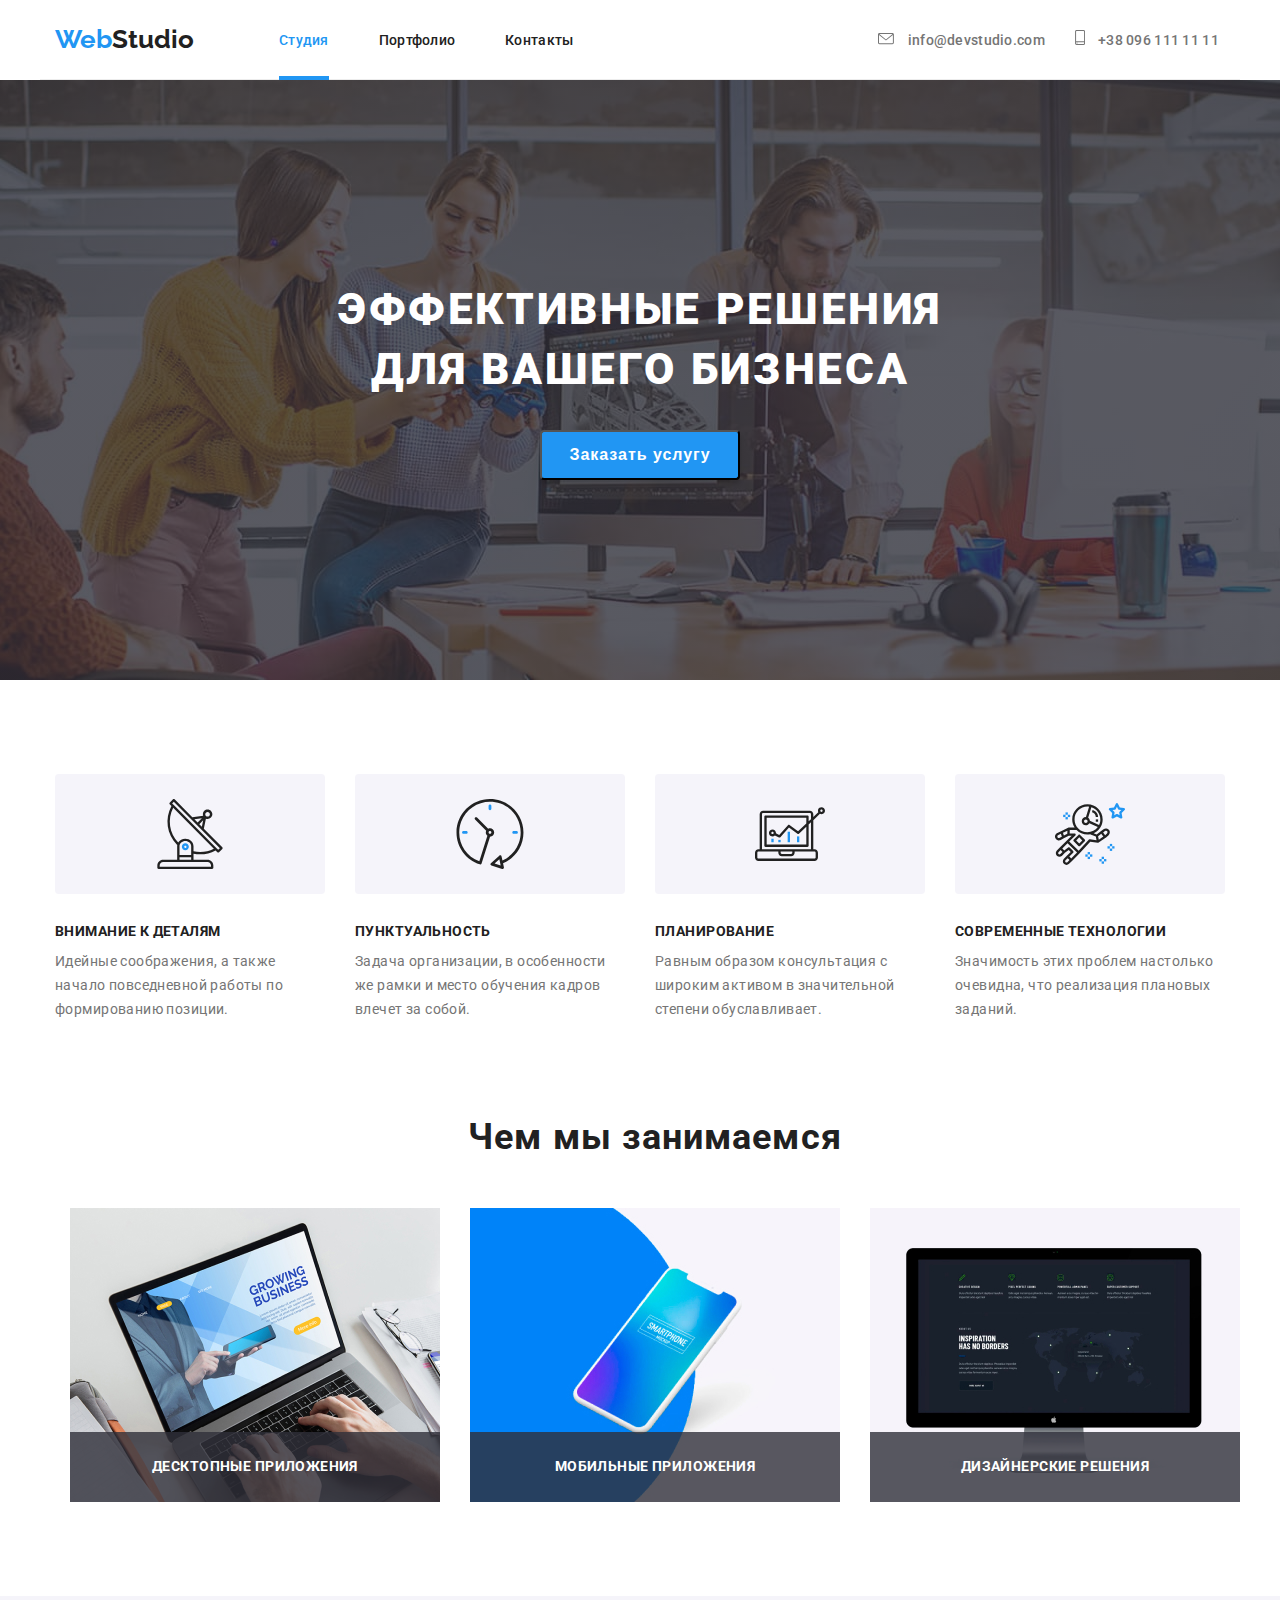
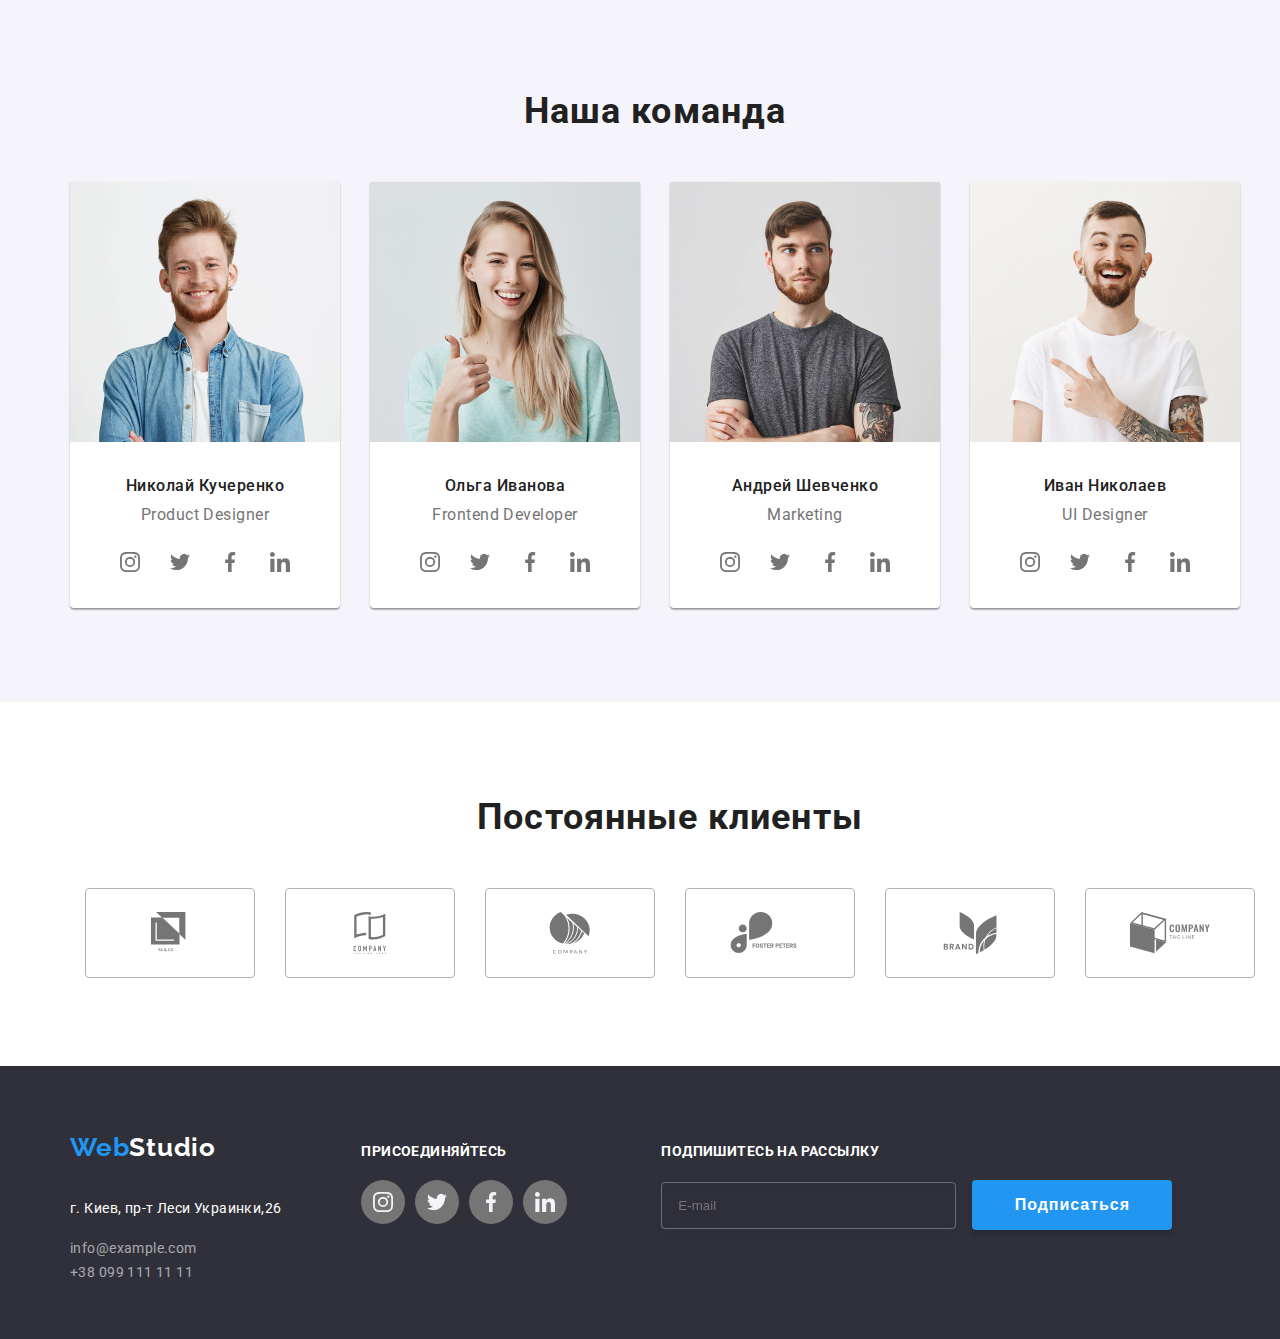
<file: index.html>
<!DOCTYPE html>
<html lang="ru">
  <head>
    <meta charset="UTF-8" />
    <link rel="stylesheet" href="css/normalise.css" />
    <link rel="stylesheet" href="./css/style.css" />
    <link
      href="https://fonts.googleapis.com/css2?family=Raleway:wght@700&family=Roboto:wght@400;500;700&display=swap"
      rel="stylesheet"
    />
    <meta name="viewport" content="width=device-width, initial-scale=1.0" />
    <title>WebStudio</title>
  </head>

  <body>
    <header class="header container">
      <a class="logo" href="/"> <span class="web">Web</span>Studio </a>
      <nav>
        <ul class="nav-list-items">
          <li class="nav-element-1">
            <a class="nav-list-1" href="./index.html">Студия</a>
          </li>
          <li class="nav-element-2">
            <a class="nav-list" href="./portfolio.html">Портфолио</a>
          </li>
          <li class="nav-element-3">
            <a class="nav-list" href="">Контакты</a>
          </li>
        </ul>
      </nav>
      <ul class="contacts">
        <li class="contacts-element-1">
          <a class="info" href="">
            <svg class="icon-mail" width="16" height="12">
              <use href="./images/sprite.svg#icon-mail"></use>
            </svg>
            info@devstudio.com</a
          >
        </li>
        <li class="contacts-element-2">
          <a class="info" href="">
            <svg class="icon-smartphone" width="10" height="15">
              <use href="./images/sprite.svg#icon-smartphone"></use>
            </svg>
            +38 096 111 11 11</a
          >
        </li>
      </ul>
    </header>
    <main>
      <!--Секция 1-->
      <section class="section-1">
        <div class="container-1">
          <h1 class="index-title">
            Эффективные решения <br />
            для вашего бизнеса
          </h1>          
          <button class="link-services" data-modal-open>Заказать услугу</button>
          <div class="backdrop is-hidden" data-modal>
            <div class="modal">
              <button data-modal-close class="bnt-close-modal"></button>
<form class="modal-form">
  <h2 class="modal-titel">Оставьте свои данные, мы вам перезвоним</h2>
  <div class="modal-form-data">
    <div class="form-field">
      <label for="name" class="modal-form-field">Имя</label>
    <input type="text" name="name" id="name" class="modal-form-input" placeholder=" ">
    <svg width="18" height="18" class="modal-form-svg-icon">
      <use href="./images/sprite.svg#icon-person-black-18dp-1"></use></svg>
  </div>
    <div class="form-field">
      <label for="tel" class="modal-form-field">Телефон </label>
<input type="tel" name="tel" id="tel" class="modal-form-input" placeholder=" ">
    <svg width="18" height="18" class="modal-form-svg-icon">
      <use href="./images/sprite.svg#icon-phone-black-18dp-1"></use> </svg>
</div>
<div class="form-field">
    <label for="email" class="modal-form-field">Почта</label>
    <input type="email" name="email" id="email" class="modal-form-input" placeholder=" " >
  <svg width="18" height="18" class="modal-form-svg-icon">
    <use href="./images/sprite.svg#icon-email-black-18dp-1"> </svg>
    </div>
  <div class="form-field">
    <label for="comment" class="modal-form-field">Комментарий</label>
    <textarea name="comment" rows=8 id="comment" class="modal-form-input comment-input" placeholder="Введите текст"></textarea>
</div>
  <input type="checkbox" name="policy" id="policy" value="accept-policy" class="modal-form-policy">
  <label for="policy" class="modal-label">Соглашаюсь с рассылкой и принимаю 
    <a href="" class="link-modal-policy">Условия договора</a></label>
  <button type="submit" class="modal-form-btn-submit">Отправить</button>
</form>
            </div>
          </div>
        </div>
      </section>
      <!--Преимущества-->
      <section class="section-2">
        <h2 hidden>Наши преимущества</h2>
        <ul class="advantages-style">
          <li class="advantages-card">
            <!--<div class="advantages">
              <img
                class="img-advantages"
                src="./images/advantages-1.jpg"
                alt="Антена"/>
            </div>
            -->
            <div class="advantages">
              <h3 class="h3-advantages icon-antena">Внимание к деталям</h3>
              <p class="about-advantages">
                Идейные соображения, а также начало повседневной работы по
                формированию позиции.
              </p>
            </div>
          </li>
          <li class="advantages-card">
            <!--<div class="advantages">
                          <img
                            class="img-advantages"
                            src="./images/advantages-2.jpg"
                            alt="Часы"
                          />
                        </div>-->
            <div class="advantages">
              <h3 class="h3-advantages icon-clock">Пунктуальность</h3>
              <p class="about-advantages">
                Задача организации, в особенности же рамки и место обучения
                кадров влечет за собой.
              </p>
            </div>
          </li>
          <li class="advantages-card">
            <!--<div class="advantages">
              <img
                class="img-advantages"
                src="./images/advantages-3.jpg"
                alt="Диаграма"
              />
            </div>-->
            <div class="advantages">
              <h3 class="h3-advantages icon-diagrama">Планирование</h3>
              <p class="about-advantages">
                Равным образом консультация с широким активом в значительной
                степени обуславливает.
              </p>
            </div>
          </li>
          <li class="advantages-card">
            <!--<div class="advantages">
              <img
                class="img-advantages"
                src="./images/advantages-4.jpg"
                alt="Космонавт"
              />
            </div>-->
            <div class="advantages">
              <h3 class="h3-advantages icon-astronaut">
                Современные технологии
              </h3>
              <p class="about-advantages">
                Значимость этих проблем настолько очевидна, что реализация
                плановых заданий.
              </p>
            </div>
          </li>
        </ul>
      </section>
      <!--Чем мы занимаемся-->
      <section class="section-3">
        <div class="container-3">
          <h2 class="main-info">Чем мы занимаемся</h2>
          <ul class="main-style">
            <li class="main-services-list">
              <div class="img-services">
                <img
                  class="img-work-element"
                  src="./images/designer.jpg"
                  alt=""
                  width="370"
                  height="294"
                />
                <h3 class="main-services">
                  Десктопные приложения
                </h3>
              </div>
            </li>
            <li class="main-services-list">
              <img
                class="img-work-element"
                src="./images/mobile_app.jpg"
                alt=""
                width="370"
                height="294"
              />

              <h3 class="main-services">Мобильные приложения</h3>
            </li>
            <li class="main-services-list">
              <img
                class="img-work-element"
                src="./images/desktop_app.jpg"
                alt=""
                width="370"
                height="294"
              />
              <h3 class="main-services">
                Дизайнерские решения
              </h3>
            </li>
          </ul>
        </div>
      </section>
      <!--Наша команда-->
      <section class="section-4">
        <div class="container-4">
          <h2 class="main-info">Наша команда</h2>
          <ul class="main-style">
            <li class="team-item-container">
              <img
                class="team-item-container-images"
                src="./images/product_designer.jpg"
                alt="Фото Николая Кучеренко"
                width="270"
                height="260"
              />
              <h3 class="team">Николай Кучеренко</h3>
              <p class="position-team" lang="en">Product Designer</p>
              <ul class="list-social-network">
                <li class="social-network-element">
                  <a
                    class="active-social-link"
                    href=""
                    aria-label="Ссылка на Instagram"
                  >
                    <svg class="icon-team">
                      <use href="./images/sprite.svg#icon-instagram"></use>
                    </svg>
                  </a>
                </li>
                <li class="social-network-element">
                  <a
                    class="active-social-link"
                    href=""
                    aria-label="Ссылка на Twitter"
                  >
                    <svg class="icon-team">
                      <use href="./images/sprite.svg#icon-twitter"></use>
                    </svg>
                  </a>
                </li>
                <li class="social-network-element">
                  <a
                    class="active-social-link"
                    href=""
                    aria-label="Ссылка на Facebook"
                  >
                    <svg class="icon-team">
                      <use href="./images/sprite.svg#icon-facebook"></use>
                    </svg>
                  </a>
                </li>
                <li class="social-network-element">
                  <a
                    class="active-social-link"
                    href=""
                    aria-label="Ссылка на LinkedIn"
                  >
                    <svg class="icon-team">
                      <use href="./images/sprite.svg#icon-linkedin"></use>
                    </svg>
                  </a>
                </li>
              </ul>
            </li>
            <li class="team-item-container">
              <img
                class="team-item-container-images"
                src="./images/Frontend_developer.jpg"
                alt="Фото Ольги Иванововой"
                width="270"
                height="260"
              />
              <h3 class="team">Ольга Иванова</h3>
              <p class="position-team" lang="en">Frontend Developer</p>
              <ul class="list-social-network">
                <li class="social-network-element">
                  <a
                    class="active-social-link"
                    href=""
                    aria-label="Ссылка на Instagram"
                  >
                    <svg class="icon-team">
                      <use href="./images/sprite.svg#icon-instagram"></use>
                    </svg>
                  </a>
                </li>
                <li class="social-network-element">
                  <a
                    class="active-social-link"
                    href=""
                    aria-label="Ссылка на Twitter"
                  >
                    <svg class="icon-team">
                      <use href="./images/sprite.svg#icon-twitter"></use>
                    </svg>
                  </a>
                </li>
                <li class="social-network-element">
                  <a
                    class="active-social-link"
                    href=""
                    aria-label="Ссылка на Facebook"
                  >
                    <svg class="icon-team">
                      <use href="./images/sprite.svg#icon-facebook"></use>
                    </svg>
                  </a>
                </li>
                <li class="social-network-element">
                  <a
                    class="active-social-link"
                    href=""
                    aria-label="Ссылка на LinkedIn"
                  >
                    <svg class="icon-team">
                      <use href="./images/sprite.svg#icon-linkedin"></use>
                    </svg>
                  </a>
                </li>
              </ul>
            </li>
            <li class="team-item-container">
              <img
                class="team-item-container-images"
                src="./images/Merketing.jpg"
                alt="Фото Андрея Шевченко"
                width="270"
                height="260"
              />
              <h3 class="team">Андрей Шевченко</h3>
              <p class="position-team" lang="en">Marketing</p>
              <ul class="list-social-network">
                <li class="social-network-element">
                  <a
                    class="active-social-link"
                    href=""
                    aria-label="Ссылка на Instagram"
                  >
                    <svg class="icon-team">
                      <use href="./images/sprite.svg#icon-instagram"></use>
                    </svg>
                  </a>
                </li>
                <li class="social-network-element">
                  <a
                    class="active-social-link"
                    href=""
                    aria-label="Ссылка на Twitter"
                  >
                    <svg class="icon-team">
                      <use href="./images/sprite.svg#icon-twitter"></use>
                    </svg>
                  </a>
                </li>
                <li class="social-network-element">
                  <a
                    class="active-social-link"
                    href=""
                    aria-label="Ссылка на Facebook"
                  >
                    <svg class="icon-team">
                      <use href="./images/sprite.svg#icon-facebook"></use>
                    </svg>
                  </a>
                </li>
                <li class="social-network-element">
                  <a
                    class="active-social-link"
                    href=""
                    aria-label="Ссылка на LinkedIn"
                  >
                    <svg class="icon-team">
                      <use href="./images/sprite.svg#icon-linkedin"></use>
                    </svg>
                  </a>
                </li>
              </ul>
            </li>
            <li class="team-item-container">
              <img
                class="team-item-container-images"
                src="./images/ul_designer.jpg"
                alt="Фото Ивана Николаева"
                width="270"
                height="260"
              />
              <h3 class="team">Иван Николаев</h3>
              <p class="position-team" lang="en">UI Designer</p>
              <ul class="list-social-network">
                <li class="social-network-element">
                  <a
                    class="active-social-link"
                    href=""
                    aria-label="Ссылка на Instagram"
                  >
                    <svg class="icon-team">
                      <use href="./images/sprite.svg#icon-instagram"></use>
                    </svg>
                  </a>
                </li>
                <li class="social-network-element">
                  <a
                    class="active-social-link"
                    href=""
                    aria-label="Ссылка на Twitter"
                  >
                    <svg class="icon-team">
                      <use href="./images/sprite.svg#icon-twitter"></use>
                    </svg>
                  </a>
                </li>
                <li class="social-network-element">
                  <a
                    class="active-social-link"
                    href=""
                    aria-label="Ссылка на Facebook"
                  >
                    <svg class="icon-team">
                      <use href="./images/sprite.svg#icon-facebook"></use>
                    </svg>
                  </a>
                </li>
                <li class="social-network-element">
                  <a
                    class="active-social-link"
                    href=""
                    aria-label="Ссылка на LinkedIn"
                  >
                    <svg class="icon-team">
                      <use href="./images/sprite.svg#icon-linkedin"></use>
                    </svg>
                  </a>
                </li>
              </ul>
            </li>
          </ul>
        </div>
      </section>
      <!--Постоянные клиенты-->
      <section class="section-5">
        <div class="clients-container">
          <h2 class="main-info">Постоянные клиенты</h2>
          <ul class="list-clients">
            <li class="client-item">
              <a class="logo-client" href="">
                <svg class="icon" width="80" height="42">
                  <use href="./images/sprite.svg#icon-logo_1"></use>
                </svg>
              </a>
            </li>
            <li class="client-item">
              <a class="logo-client" href=""
                ><svg class="icon" width="80" height="42">
                  <use href="./images/sprite.svg#icon-logo_2"></use>
                </svg>
              </a>
            </li>
            <li class="client-item">
              <a class="logo-client" href=""
                ><svg class="icon" width="80" height="42">
                  <use href="./images/sprite.svg#icon-logo_3"></use></svg
              ></a>
            </li>
            <li class="client-item">
              <a class="logo-client" href=""
                ><svg class="icon" width="80" height="42">
                  <use href="./images/sprite.svg#icon-logo_4"></use></svg
              ></a>
            </li>
            <li class="client-item">
              <a class="logo-client" href=""
                ><svg class="icon" width="80" height="42">
                  <use href="./images/sprite.svg#icon-logo_5"></use></svg
              ></a>
            </li>
            <li class="client-item">
              <a class="logo-client" href=""
                ><svg class="icon" width="80" height="42">
                  <use href="./images/sprite.svg#icon-logo_6"></use></svg
              ></a>
            </li>
          </ul>
        </div>
      </section>
    </main>
    <footer class="background-footer">
      <div class="container-footer">
        <div class="address-item">
          <a class="logo-2" href="./index.html">
            <span class="web">Web</span>Studio
          </a>
          <address class="address-block">
            <p class="address">г. Киев, пр-т Леси Украинки,26</p>
            <ul class="contacts-footer-conteiner">
              <li><a class="contacts-footer" href=""> info@example.com</a></li>
              <li><a class="contacts-footer" href=""> +38 099 111 11 11</a></li>
            </ul>
          </address>
        </div>
        <div class="social-link-container">
          <b class="join-in">Присоединяйтесь</b>
          <!--Hero секция-->
          <ul class="social-link-list">
            <li class="active-social-link-footer">
              <a
                class="footer-social-link"
                href=""
                aria-label="Ссылка на Instagram"
              >
                <svg class="icon-footer">
                  <use href="./images/sprite.svg#icon-instagram"></use>
                </svg>
              </a>
            </li>
            <li class="active-social-link-footer">
              <a
                class="footer-social-link"
                href=""
                aria-label="Ссылка на Twitter"
              >
                <svg class="icon-footer">
                  <use href="./images/sprite.svg#icon-twitter"></use>
                </svg>
              </a>
            </li>
            <li class="active-social-link-footer">
              <a
                class="footer-social-link"
                href=""
                aria-label="Ссылка на Facebook"
              >
                <svg class="icon-footer">
                  <use href="./images/sprite.svg#icon-facebook"></use>
                </svg>
              </a>
            </li>
            <li class="active-social-link-footer">
              <a
                class="footer-social-link"
                href=""
                aria-label="Ссылка на LinkedIn"
                ><svg class="icon-footer">
                  <use href="./images/sprite.svg#icon-linkedin"></use>
                </svg>
              </a>
            </li>
          </ul>
        </div>
        <div class="subscribe-modal-form"> 
<h2 class="join-in">Подпишитесь на рассылку</h2>
<form class="contact-form-subscribe">
<input type="email" name="user-email" placeholder="E-mail" class="email-subscribe">
<button type="submit" class="contact-form-button">Подписаться</button>
</form>
        </div>
      </div>
    </footer>
    <script src="./js/modal.js"></script>
  </body>
</html>
</file>
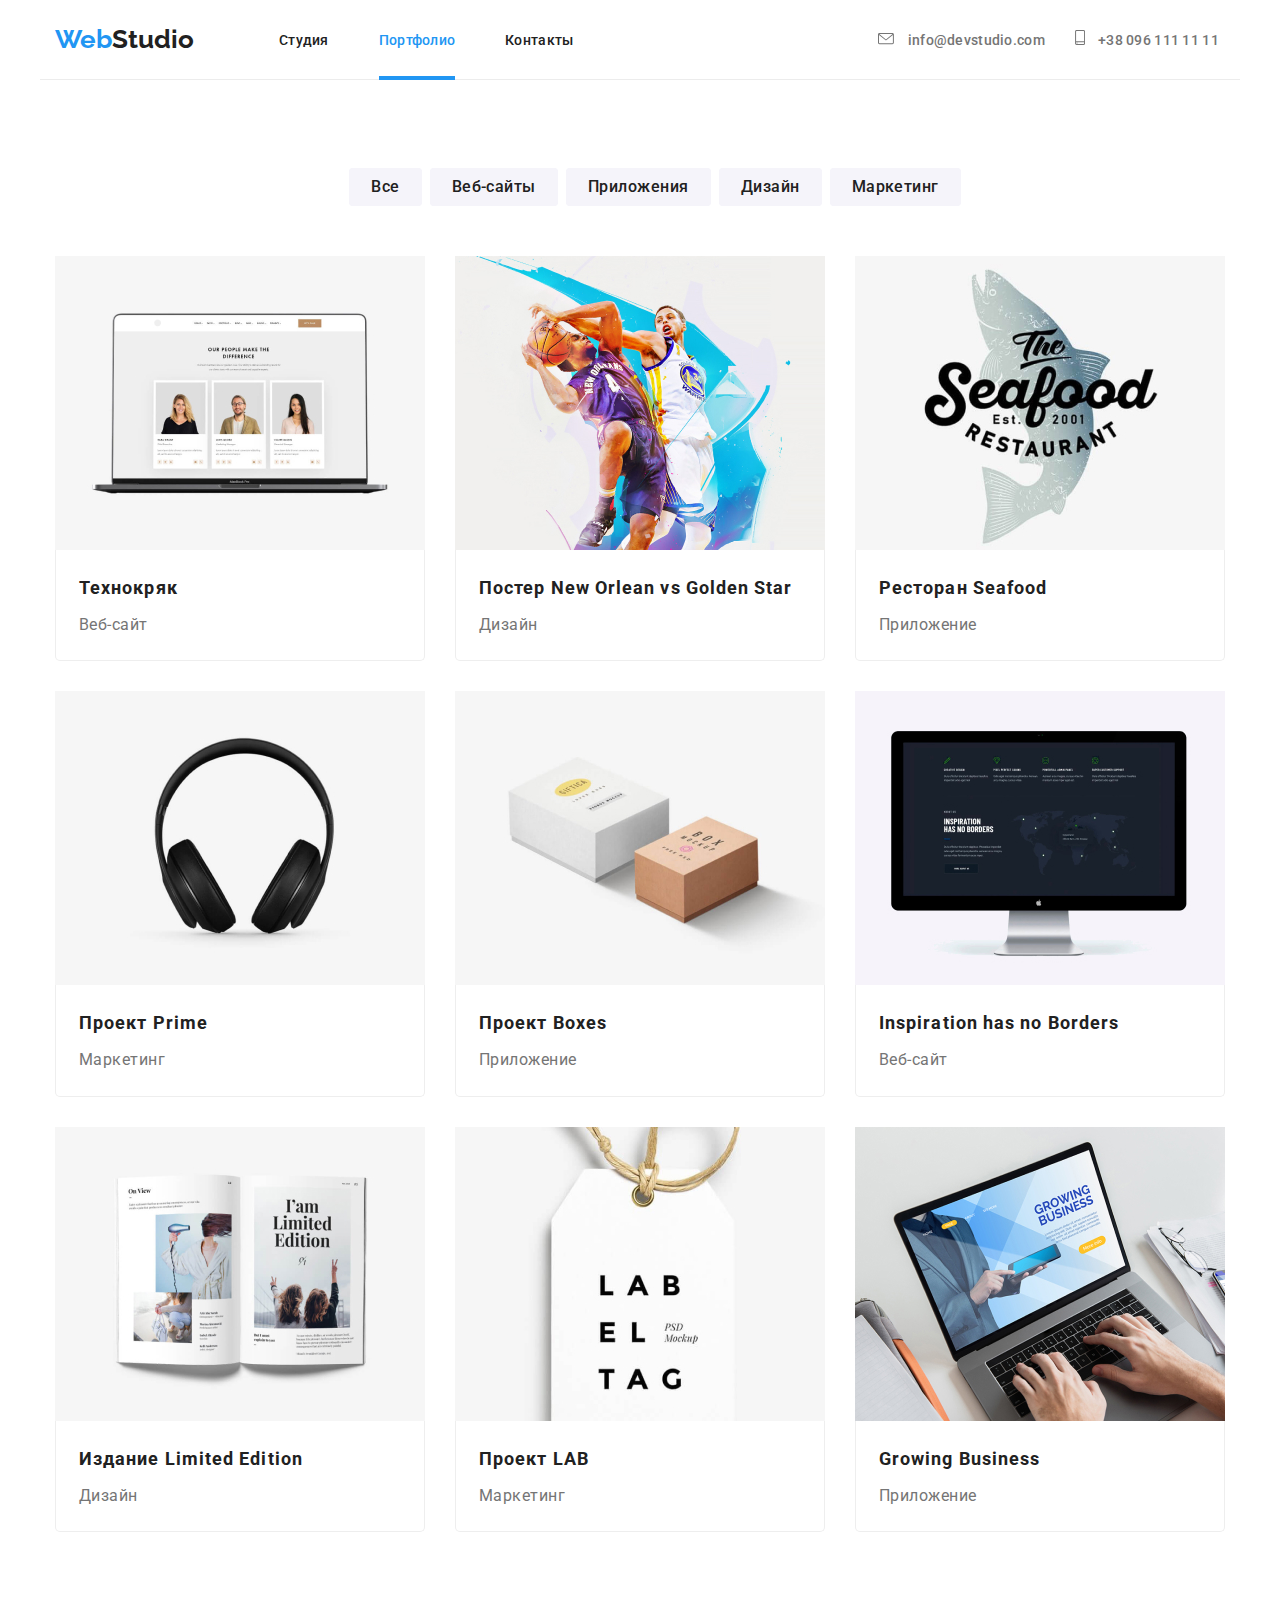
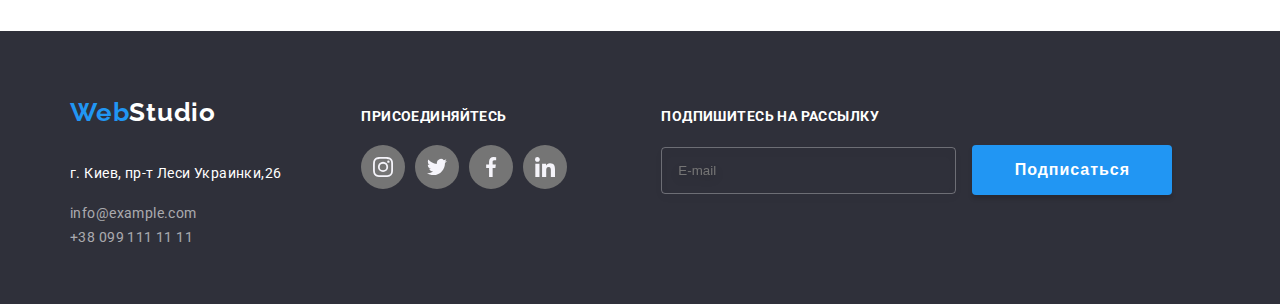
<file: portfolio.html>
<!DOCTYPE html>
<html lang="ru">
  <head>
    <meta charset="UTF-8" />
    <link rel="stylesheet" href="css/normalise.css" />
    <link rel="stylesheet" href="./css/style.css" />
    <meta name="viewport" content="width=device-width, initial-scale=1.0" />
    <title>WebStudio</title>
    <link
      href="https://fonts.googleapis.com/css2?family=Raleway:wght@700&family=Roboto:wght@500;700;900&display=swap"
      rel="stylesheet"
    />
  </head>

  <body>
    <header class="header container">
      <a class="logo" href="/"> <span class="web">Web</span>Studio </a>
      <nav>
        <ul class="nav-list-items">
          <li class="nav-element-1">
            <a class="nav-list" href="./index.html">Студия</a>
          </li>
          <li class="nav-element-2">
            <a class="nav-list-1" href="./portfolio.html">Портфолио</a>
          </li>
          <li class="nav-element-3">
            <a class="nav-list" href="">Контакты</a>
          </li>
        </ul>
      </nav>
      <ul class="contacts">
        <li class="contacts-element-1">
          <a class="info" href="">
            <svg class="icon-mail" width="16" height="12">
              <use href="./images/sprite.svg#icon-mail"></use>
            </svg>
            info@devstudio.com</a>
        </li>
        <li class="contacts-element-2">
          <a class="info" href="">
            <svg class="icon-smartphone" width="10" height="15">
              <use href="./images/sprite.svg#icon-smartphone"></use>
            </svg>
            +38 096 111 11 11</a>
        </li>
      </ul>
    </header>
    <main>
      <section class="section-portfolio">
        <div class="container-gallery">
          <h1 hidden>Галерея работ</h1>
          <ul class="filter-button-container">
            <li class="filter-button-item">
              <button class="filter-button" type="button">Все</button>
            </li>
            <li class="filter-button-item">
              <button class="filter-button" type="button">Веб-сайты</button>
            </li>
            <li class="filter-button-item">
              <button class="filter-button" type="button">Приложения</button>
            </li>
            <li class="filter-button-item">
              <button class="filter-button" type="button">Дизайн</button>
            </li>
            <li class="filter-button-item">
              <button class="filter-button" type="button">Маркетинг</button>
            </li>
          </ul>
          <ul class="gallery-list">
            <li class="list-work-item">
              <div class="img-gallery">
                <a class="link-work-element" href="">
                  <div class="img-gallery-element-before">
                    <img
                      class="img-work-element"
                      src="./images-2/port-0.jpg"
                      alt="Технокряк"
                      width="370"
                      height="294"
                    />
                    <div class="overlay-element">
                      <p class="list-work-text">
                        Технокряк это современная площадка распространения
                        коронавируса. Компании используют эту платформу для
                        цифрового шпионажа и атак на защищённые сервера
                        конкурентов.
                      </p>
                    </div>
                  </div>

                  <div class="gallery-element">
                    <h2 class="list-work-name">Технокряк</h2>
                    <p class="list-work-type">Веб-сайт</p>
                  </div>
                </a>
              </div>
            </li>
            <li class="list-work-item">
              <div class="img-gallery">
                <a class="link-work-element" href="">
                  <div class="img-gallery-element-before">
                    <img
                      class="img-work-element"
                      src="./images-2/port-1.jpg"
                      alt="Постер New Orlean vs Golden Star"
                      width="370"
                      height="294"
                    />
                    <div class="overlay-element">
                      <p class="list-work-text">
                        Технокряк это современная площадка распространения
                        коронавируса. Компании используют эту платформу для
                        цифрового шпионажа и атак на защищённые сервера
                        конкурентов.
                      </p>
                    </div>
                  </div>
                  <div class="gallery-element">
                    <h2 class="list-work-name">
                      Постер New Orlean vs Golden Star
                    </h2>
                    <p class="list-work-type">Дизайн</p>
                  </div>
                </a>
              </div>
            </li>
            <li class="list-work-item">
              <div class="img-gallery">
                <a class="link-work-element" href="">
                  <div class="img-gallery-element-before">
                    <img
                      class="img-work-element"
                      src="./images-2/port-2.jpg"
                      alt="Ресторан Seafood"
                      width="370"
                    />
                    <div class="overlay-element">
                      <p class="list-work-text">
                        Технокряк это современная площадка распространения
                        коронавируса. Компании используют эту платформу для
                        цифрового шпионажа и атак на защищённые сервера
                        конкурентов.
                      </p>
                    </div>
                  </div>
                  <div class="gallery-element">
                    <h2 class="list-work-name">Ресторан Seafood</h2>
                    <p class="list-work-type">Приложение</p>
                  </div>
                </a>
              </div>
            </li>
            <li class="list-work-item">
              <div class="img-gallery">
                <a class="link-work-element" href="">
                  <div class="img-gallery-element-before">
                    <img
                      class="img-work-element"
                      src="./images-2/port-3.jpg"
                      alt="Проект Prime"
                      width="370"
                    />
                    <div class="overlay-element">
                      <p class="list-work-text">
                        Технокряк это современная площадка распространения
                        коронавируса. Компании используют эту платформу для
                        цифрового шпионажа и атак на защищённые сервера
                        конкурентов.
                      </p>
                    </div>
                  </div>
                  <div class="gallery-element">
                    <h2 class="list-work-name">Проект Prime</h2>
                    <p class="list-work-type">Маркетинг</p>
                  </div>
                </a>
              </div>
            </li>
            <li class="list-work-item">
              <div class="img-gallery">
                <a class="link-work-element" href="">
                  <div class="img-gallery-element-before">
                    <img
                      class="img-work-element"
                      src="./images-2/port-4.jpg"
                      alt="Проект Boxes"
                      width="370"
                    />
                    <div class="overlay-element">
                      <p class="list-work-text">
                        Технокряк это современная площадка распространения
                        коронавируса. Компании используют эту платформу для
                        цифрового шпионажа и атак на защищённые сервера
                        конкурентов.
                      </p>
                    </div>
                  </div>
                  <div class="gallery-element">
                    <h2 class="list-work-name">Проект Boxes</h2>
                    <p class="list-work-type">Приложение</p>
                  </div>
                </a>
              </div>
            </li>
            <li class="list-work-item">
              <div class="img-gallery">
                <a class="link-work-element" href="">
                  <div class="img-gallery-element-before">
                    <img
                      class="img-work-element"
                      src="./images-2/port-5.jpg"
                      alt="Inspiration has no Borders"
                      width="370"
                    />
                    <div class="overlay-element">
                      <p class="list-work-text">
                        Технокряк это современная площадка распространения
                        коронавируса. Компании используют эту платформу для
                        цифрового шпионажа и атак на защищённые сервера
                        конкурентов.
                      </p>
                    </div>
                  </div>
                  <div class="gallery-element">
                    <h2 class="list-work-name" lang="en">
                      Inspiration has no Borders
                    </h2>
                    <p class="list-work-type">Веб-сайт</p>
                  </div>
                </a>
              </div>
            </li>
            <li class="list-work-item">
              <div class="img-gallery">
                <a class="link-work-element" href="">
                  <div class="img-gallery-element-before">
                    <img
                      class="img-work-element"
                      src="./images-2/port-6.jpg"
                      alt="Издание Limited Edition"
                      width="370"
                    />
                    <div class="overlay-element">
                      <p class="list-work-text">
                        Технокряк это современная площадка распространения
                        коронавируса. Компании используют эту платформу для
                        цифрового шпионажа и атак на защищённые сервера
                        конкурентов.
                      </p>
                    </div>
                  </div>
                  <div class="gallery-element">
                    <h2 class="list-work-name">Издание Limited Edition</h2>
                    <p class="list-work-type">Дизайн</p>
                  </div>
                </a>
              </div>
            </li>
            <li class="list-work-item">
              <div class="img-gallery">
                <a class="link-work-element" href="">
                  <div class="img-gallery-element-before">
                    <img
                      class="img-work-element"
                      src="./images-2/port-7.jpg"
                      alt="Проект LAB"
                      width="370"
                    />
                    <div class="overlay-element">
                      <p class="list-work-text">
                        Технокряк это современная площадка распространения
                        коронавируса. Компании используют эту платформу для
                        цифрового шпионажа и атак на защищённые сервера
                        конкурентов.
                      </p>
                    </div>
                  </div>
                  <div class="gallery-element">
                    <h2 class="list-work-name">Проект LAB</h2>
                    <p class="list-work-type">Маркетинг</p>
                  </div>
                </a>
              </div>
            </li>
            <li class="list-work-item">
              <div class="img-gallery">
                <a class="link-work-element" href="">
                  <div class="img-gallery-element-before">
                    <img
                      class="img-work-element"
                      src="./images-2/port-8.jpg"
                      alt="Growing Business"
                      width="370"
                    />
                    <div class="overlay-element">
                      <p class="list-work-text">
                        Технокряк это современная площадка распространения
                        коронавируса. Компании используют эту платформу для
                        цифрового шпионажа и атак на защищённые сервера
                        конкурентов.
                      </p>
                    </div>
                  </div>
                  <div class="gallery-element">
                    <h2 class="list-work-name" lang="en">Growing Business</h2>
                    <p class="list-work-type">Приложение</p>
                  </div>
                </a>
              </div>
            </li>
          </ul>
        </div>
      </section>
    </main>
    <footer class="background-footer">
      <div class="container-footer">
        <div class="address-item">
          <a class="logo-2" href="./index.html">
            <span class="web">Web</span>Studio
          </a>
          <address class="address-block">
            <p class="address">г. Киев, пр-т Леси Украинки,26</p>
            <ul class="contacts-footer-conteiner">
              <li><a class="contacts-footer" href=""> info@example.com</a></li>
              <li><a class="contacts-footer" href=""> +38 099 111 11 11</a></li>
            </ul>
          </address>
        </div>
        <div class="social-link-container">
          <b class="join-in">Присоединяйтесь</b>
          <!--Hero секция-->
          <ul class="social-link-list">
            <li class="active-social-link-footer">
              <a
                class="footer-social-link"
                href=""
                aria-label="Ссылка на Instagram"
              >
                <svg class="icon-footer">
                  <use href="./images/sprite.svg#icon-instagram"></use>
                </svg>
              </a>
            </li>
            <li class="active-social-link-footer">
              <a
                class="footer-social-link"
                href=""
                aria-label="Ссылка на Twitter"
              >
                <svg class="icon-footer">
                  <use href="./images/sprite.svg#icon-twitter"></use>
                </svg>
              </a>
            </li>
            <li class="active-social-link-footer">
              <a
                class="footer-social-link"
                href=""
                aria-label="Ссылка на Facebook"
              >
                <svg class="icon-footer">
                  <use href="./images/sprite.svg#icon-facebook"></use>
                </svg>
              </a>
            </li>
            <li class="active-social-link-footer">
              <a
                class="footer-social-link"
                href=""
                aria-label="Ссылка на LinkedIn"
                ><svg class="icon-footer">
                  <use href="./images/sprite.svg#icon-linkedin"></use>
                </svg>
              </a>
            </li>
          </ul>
        </div>
        <div class="subscribe-modal-form">
          <h2 class="join-in">Подпишитесь на рассылку</h2>
          <form class="contact-form-subscribe">
            <input type="email" name="user-email" placeholder="E-mail" class="email-subscribe">
            <button type="submit" class="contact-form-button">Подписаться</button>
          </form>
        </div>
      </div>
    </footer>
  </body>
</html>
</file>
<file: css/style.css>
/*main styles*/
:root {
  --primary-text-color: #757575;
  --primary-title-color: #212121;
  --accent-color: #2196f3;
  --primary-white-color: #ffffff;
  --footer-background-color: #2f303a;
  --secondary-white-color: #f5f4fa;
}
html {
  box-sizing: border-box;
}
*,
*::before,
*::after {
  box-sizing: border-box;
}
body {
  background-color: var(--primary-white-color);
  color: var(--primary-text-color);
  font-family: Roboto, sans-serif;
  margin-top: 0px;
  margin-left: 0px;
  margin-right: 0px;
  margin-bottom: 0px;
}
.header {
  align-items: center;
  height: 80px;
  border-bottom: 1px solid #ececec;
}

.info.icon-mail {
  padding: 0px;
  border: none;
  color: var(--primary-text-color);
  margin-right: 0px;
}
.icon-mail {
  fill: currentColor;
  margin-right: 10px;
}
.info:hover,
:focus {
  color: var(--accent-color);
  transition: transform 250ms cubic-bezier(0.4, 0, 0.2, 1);
}
.info.icon-smartphone {
  padding: 0px;
  border: none;
  color: var(--primary-text-color);
  margin-right: 0px;
}
.icon-smartphone {
  fill: currentColor;
  margin-right: 10px;
}
.container {
  margin-left: auto;
  margin-right: auto;
  padding-left: 15px;
  padding-right: 15px;
  display: flex;
  width: 1200px;
}
a {
  text-decoration: none;
}
h1,
h2 {
  font-style: normal;
  font-weight: bold;
}
.logo:hover,
.logo:focus {
  background-color: var(--primary-white-color);
  color: var(--accent-color);
}
.list {
  list-style: none;
}
.head-container {
  display: flex;
  height: 80px;
  justify-content: space-between;
}
.container-1 {
  display: flex;
  box-sizing: 294px;
  padding-left: 0px;
  padding-right: 0px;
  box-sizing: border-box;
  margin-left: auto;
  margin-right: auto;
}

.logo {
  font-family: Raleway;
  font-weight: bold;
  font-size: 26px;
  line-height: 1.19;
  color: var(--primary-title-color);
  margin-right: 85px;
  transition: all 250ms cubic-bezier(0.4, 0, 0.2, 1);
}
.web {
  color: #2196f3;
}
ul {
  list-style: none;
}
.nav-element-1,
.nav-element-2,
.nav-element-3 {
  display: inline-block;
}
.nav-element-1,
.nav-element-2 {
  margin-right: 50px;
}
.nav-list {
  font-weight: 500;
  font-size: 14px;
  line-height: 1.14;
  letter-spacing: 0.02em;
  color: var(--primary-title-color);
  transition: all 250ms cubic-bezier(0.4, 0, 0.2, 1);
  position: relative;
}
.nav-list:hover {
  color: var(--accent-color);
}
.nav-list:focus {
  background-color: #ffffff;
  color: var(--accent-color);
}
.nav-list-1:hover {
  color: var(--accent-color);
}
.nav-list-1:focus {
  background-color: #ffffff;
  color: var(--accent-color);
  transition: transform 250ms cubic-bezier(0.4, 0, 0.2, 1);
}
.nav-list-1,
.nav-list-2 {
  font-weight: 500;
  font-size: 14px;
  line-height: 1.14;
  letter-spacing: 0.02em;
  color: var(--accent-color);
  transition: all 250ms cubic-bezier(0.4, 0, 0.2, 1);
  position: relative;
}
.nav-list::after {
  content: "";
  display: block;
  width: 100%;
  height: 4px;
  background-color: var(--accent-color);
  margin-top: 27px;
  position: absolute;
  opacity: 0;
  transition: opacity 250ms cubic-bezier(0.4, 0, 0.2, 1);
}
.nav-list:hover::after {
  opacity: 1;
}
.nav-list-1::after {
  content: "";
  display: block;
  width: 100%;
  height: 4px;
  background-color: var(--accent-color);
  margin-top: 27px;
  position: absolute;
}
.nav-list-2::after {
  content: "";
  display: block;
  width: 100%;
  height: 4px;
  background-color: var(--accent-color);
  margin-top: 27px;
  position: absolute;
}
.nav-list-items {
  padding: 0px;
  margin-right: 305px;
  display: flex;
}
.contacts {
  margin-top: 0px;
  margin-bottom: 0px;
  padding: 0px;
  display: flex;
  flex-wrap: nowrap;
}
.contacts-footer {
}
.contacts-element-1,
.contacts-element-2 {
  display: inline-block;
}
.contacts-element-1 {
  margin-right: 30px;
}

.info {
  font-weight: 500;
  font-style: normal;
  font-size: 14px;
  line-height: 0.9;
  letter-spacing: 0.02em;
  color: var(--primary-text-color);
  transition: color 1250ms cubic-bezier(0.4, 0, 0.2, 1);
}
.info:hover {
  color: var(--accent-color);
}
.info:focus {
  background-color: #ffffff;
  color: var(--accent-color);
}

.container-1 {
  display: flex;
  flex-direction: column;
  align-items: center;
}
.section-1 {
  max-width: 1600px;
  height: 600px;
  margin-left: auto;
  margin-right: auto;
  background-image: linear-gradient(
      rgba(47, 48, 58, 0.8),
      rgba(47, 48, 58, 0.8)
    ),
    url("../images/background-index-img.jpg");
  background-repeat: no-repeat;
  background-position: center;
  background-size: cover;
}
.container-1 {
  width: 1200px;
  padding-left: 15px;
  padding-right: 15px;
  margin-left: auto;
  margin-right: auto;
  padding-bottom: 200px;
  padding-top: 200px;
}
.section-2 {
  padding-top: 94px;
}

.advantages-style {
  width: 1200px;
  padding-left: 15px;
  padding-right: 15px;
  display: flex;
  justify-content: center;
  margin-left: auto;
  margin-right: auto;
  margin-top: 0px;
  margin-bottom: 0px;
}
.advantages-style li h3::before {
  content: "";
  display: block;
  width: 270px;
  height: 120px;
  background-color: var(--secondary-white-color);
  background-position: center;
  background-repeat: no-repeat;
  border-radius: 4px;
  margin-bottom: 30px;
}
.advantages-card {
  width: 270px;
  display: inline-block;
  margin-top: 0px;
  margin-bottom: 0px;
}

.advantages-card:not(:last-child) {
  margin-right: 30px;
}
.icon-antena::before {
  background-image: url(../images/antenna_1.svg);
}
.icon-clock::before {
  background-image: url(../images/clock_1.svg);
}
.icon-diagrama::before {
  background-image: url(../images/diagram_1.svg);
}
.icon-astronaut::before {
  background-image: url(../images/astronaut_1.svg);
}
.index-title {
  color: var(--primary-white-color);
  font-weight: 900;
  font-size: 44px;
  line-height: 1.36;
  text-align: center;
  letter-spacing: 0.06em;
  text-transform: uppercase;
  margin-bottom: 30px;
  margin-top: 0px;
}
.link-services,
.contact-form-button,
.modal-form-btn-submit {
  background-color: var(--accent-color);
  min-width: 200px;
  min-height: 50px;
  box-shadow: 0px 4px 4px rgba(0, 0, 0, 0.15);
  border-radius: 4px;
  color: var(--primary-white-color);
  text-align: center;
  letter-spacing: 0.06em;
  line-height: 1.87;
  font-size: 16px;
  font-weight: 700;
}

.h3-advantages {
  font-size: 14px;
  line-height: 1.14;
  letter-spacing: 0.03em;
  text-transform: uppercase;
  color: var(--primary-title-color);
  margin-top: 0px;
  margin-bottom: 10px;
}
.about-advantages {
  font-size: 14px;
  line-height: 1.71;
  letter-spacing: 0.03em;
  margin-top: 0px;
  margin-bottom: 0px;
}
.advantages {
  width: 270px;
  align-items: center;
  padding-left: 0px;
  padding-right: 0px;
  padding-top: 0px;
}
.img-advantages {
  width: 70px;
}
.img {
  display: block;
}

.section-3 {
  padding-top: 94px;
  padding-bottom: 94px;
}

.container-3 {
  width: 1200px;
  padding-left: 15px;
  padding-right: 15px;
  margin-left: auto;
  margin-right: auto;
}

.main-info {
  font-weight: 700;
  font-size: 36px;
  line-height: 1.17;
  text-align: center;
  letter-spacing: 0.03em;
  color: var(--primary-title-color);
  width: 1200px;
  margin-top: 0px;
  margin-bottom: 0px;
  padding-bottom: 50px;
}

.main-style {
  margin-left: auto;
  margin-right: 0px;
  width: 1200px;
  padding-left: 15px;
  padding-right: 15px;
  display: flex;
  position: relative;
  margin-top: 0px;
  margin-bottom: 0px;
}
.container-4 {
  padding-top: 94px;
  padding-bottom: 94px;
  width: 1200px;
  padding-left: 15px;
  padding-right: 15px;
  margin-left: auto;
  margin-right: auto;
  display: flex;
  flex-direction: column;
}
.container-4 .team-item-container:not(:last-child) {
  margin-right: 30px;
}
.section-4 {
  background-color: var(--secondary-white-color);
}
.main-style {
  display: flex;
}
.team-item-container {
  width: 270px;
  display: inline-block;
  box-shadow: 0px 2px 1px rgba(0, 0, 0, 0.2), 0px 1px 1px rgba(0, 0, 0, 0.14),
    0px 1px 3px rgba(0, 0, 0, 0.12);
  border-radius: 0px 0px 4px 4px;
  background-color: var(--primary-white-color);
}
.team-item-container-images {
  margin-bottom: 30px;
}
.img-team-social-element {
  display: block;
  max-width: 100%;
  height: auto;
  margin-top: 28px;
  margin-bottom: 36px;
}
.img-services {
  position: relative;
}
.main-services {
  font-size: 14px;
  line-height: 1.14;
  text-align: center;
  letter-spacing: 0.03em;
  text-transform: uppercase;
  color: var(--primary-white-color);
  background: rgba(47, 48, 58, 0.8);
  padding-bottom: 27px;
  padding-top: 27px;
  margin-top: 0px;
  margin-bottom: 0px;
  display: flex;
  bottom: 50%;
  left: 50%;
  transform: translate(-50%);
  width: 370px;
  justify-content: center;
  position: absolute;
  bottom: 0;
}
.main-services-list {
  position: relative;
}
.main-services-list:not(:last-child) {
  margin-right: 30px;
}

.section-4 .main-style {
  display: flex;
  position: relative;
}
.team {
  font-size: 16px;
  line-height: 1.19;
  text-align: center;
  letter-spacing: 0.03em;
  color: var(--primary-title-color);
  font-weight: 500;
  margin-top: 0px;
  margin-bottom: 10px;
}
.position-team {
  font-size: 16px;
  line-height: 1.19;
  text-align: center;
  letter-spacing: 0.03em;
  color: var(--primary-text-color);
  margin-top: 0px;
  margin-bottom: 0px;
}
.list-social-network {
  display: flex;
  padding-right: 32px;
  padding-left: 32px;
  justify-content: space-evenly;
}
.active-social-link {
  display: flex;
  justify-content: center;
  align-items: center;
  width: 44px;
  height: 44px;
  border-radius: 50%;
  color: var(--primary-text-color);
  transition: background-color 250ms cubic-bezier(0.4, 0, 0.2, 1);
}
.active-social-link:hover,
.active-social-link:focus {
  background-color: var(--accent-color);
}
.icon-team {
  width: 20px;
  height: 20px;
  fill: currentColor;
  transition: color 250ms cubic-bezier(0.4, 0, 0.2, 1);
}
.icon-team:hover,
.icon-team:focus {
  color: var(--primary-white-color);
}
.logo-client {
  display: flex;
  justify-content: center;
  align-items: center;
  width: 170px;
  height: 90px;
  border: 1px solid #afb1b8;
  border-radius: 4px;
  color: var(--primary-text-color);
  transition: all 250ms cubic-bezier(0.4, 0, 0.2, 1);
}
.logo-client:hover,
.logo-client:focus {
  color: var(--accent-color);
  border-color: var(--accent-color);
  background-color: var(--primary-white-color);
}

.section-5 {
  padding-top: 94px;
  padding-bottom: 88px;
}
.clients-container {
  width: 1170px;
  padding-left: 15px;
  padding-right: 15px;
  margin-left: auto;
  margin-right: auto;
}
.list-clients {
  display: flex;
  justify-content: center;
  margin: 0px;
  width: 1200px;
  padding-right: 15px;
  padding-left: 15px;
}
.icon {
  fill: currentColor;
}
.icon:hover {
  color: var(--accent-color);
  transition: transform 250ms cubic-bezier(0.4, 0, 0.2, 1);
}
.client-item:not(:last-child) {
  margin-right: 30px;
}
.list-social-network {
  margin-top: 16px;
  margin-bottom: 24px;
}

.social-link-container {
  padding-top: 72px;
}
.address {
  display: inline-block;
  font-family: Roboto;
  font-style: normal;
  font-weight: normal;
  font-size: 14px;
  line-height: 1.71;
  letter-spacing: 0.03em;
  color: var(--primary-white-color);
  margin-bottom: 0px;
}
.address-item {
  flex-direction: column;
  justify-content: space-around;
  margin-right: 69px;
  margin-top: 66px;
  margin-bottom: 54px;
  width: 231px;
}

.background-footer {
  background-color: #2f303a;
}
.container-footer {
  width: 1170px;
  padding-right: 15px;
  padding-left: 15px;
  margin-right: auto;
  margin-left: auto;
  display: flex;
  align-items: baseline;
}
.address-block {
  margin-top: 20px;
  align-content: space-between;
}
.logo-2 {
  font-family: Raleway;
  font-weight: bold;
  font-size: 26px;
  line-height: 1.19;
  letter-spacing: 0.03em;
  color: var(--primary-white-color);
}
.logo-2:hover {
  background-color: var(--footer-background-color);
  color: var(--accent-color);
  transition: transform 250ms cubic-bezier(0.4, 0, 0.2, 1);
}
.logo-2:focus {
  background-color: var(--footer-background-color);
  color: var(--accent-color);
  transition: transform 250ms cubic-bezier(0.4, 0, 0.2, 1);
}
.contacts-footer-conteiner {
  padding-left: 0px;
  margin-bottom: 0px;
}

.active-social-link:hover,
:focus {
  color: var(--primary-white-color);
  background-color: var(--accent-color);
  transition: transform 250ms cubic-bezier(0.4, 0, 0.2, 1);
}
.social-link-list {
  display: flex;
  justify-content: center;
  align-items: center;
  padding: 0px;
  width: 206px;
  height: 44px;
}
.icon-footer {
  display: flex;
  justify-content: center;
  align-items: center;
}
.footer-social-link {
  width: 44px;
  height: 44px;
  border-radius: 50%;
  color: var(--secondary-white-color);
  background-color: var(--primary-text-color);
  display: flex;
  justify-content: center;
  align-items: center;
  transition: background-color 250ms cubic-bezier(0.4, 0, 0.2, 1);
}
.footer-social-link:hover,
:focus {
  background-color: var(--accent-color);
}
.active-social-link-footer:not(:last-child) {
  margin-right: 10px;
}
.social-link-list svg {
  width: 20px;
  height: 20px;
  fill: currentColor;
}
.contacts-footer {
  font-family: Roboto;
  font-style: normal;
  font-weight: normal;
  font-size: 14px;
  line-height: 1.71;
  letter-spacing: 0.03em;
  color: rgba(255, 255, 255, 0.6);
  transition: color 250ms cubic-bezier(0.4, 0, 0.2, 1);
}
.contacts-footer:hover,
.contacts-footer:focus {
  background-color: var(--footer-background-color);
  color: var(--accent-color);
}
.social-link-container {
  margin-top: 78px;
  margin-bottom: 94px;
  padding-top: 0px;
}
.join-in {
  display: block;
  font-size: 14px;
  line-height: 1.14;
  letter-spacing: 0.03em;
  text-transform: uppercase;
  color: var(--primary-white-color);
  margin-bottom: 20px;
}
.filter-button {
  font-family: Roboto;
  font-style: normal;
  font-weight: 500;
  font-size: 16px;
  line-height: 1.63;
  text-align: center;
  letter-spacing: 0.03em;
  background-color: #f5f4fa;
  color: var(--primary-title-color);
  border: 0px;
  padding-bottom: 6px;
  padding-top: 6px;
  padding-left: 22px;
  padding-right: 22px;
  border-radius: 4px;
  transition: all 250ms cubic-bezier(0.4, 0, 0.2, 1);
}
.filter-button-container {
  display: flex;
  justify-content: center;
  width: 1200px;
  padding-top: 0px;
  padding-bottom: 50px;
  margin-left: 0px;
  margin-right: 0px;
  margin-top: 0px;
  margin-bottom: 0px;
  padding-left: 0px;
}
.filter-button-item {
  background-color: var(--secondary-white-color);
  border-radius: 4px;
}

.filter-button-item:not(:last-child) {
  margin-right: 8px;
}

.filter-button:hover,
:focus {
  box-shadow: 0px 3px 1px rgba(0, 0, 0, 0.1), 0px 1px 2px rgba(0, 0, 0, 0.08),
    0px 2px 2px rgba(0, 0, 0, 0.12);
  background-color: var(--accent-color);
  color: var(--primary-white-color);
}
.list-work-name {
  font-size: 18px;
  line-height: 2;
  letter-spacing: 0.06em;
  color: var(--primary-title-color);
  margin-top: 0px;
  margin-bottom: 4px;
}
.list-work-type {
  font-size: 16px;
  line-height: 1.9;
  letter-spacing: 0.03em;
  color: var(--primary-text-color);
  margin-bottom: 0px;
  margin-top: 0px;
}
.list-work-text {
  font-style: normal;
  font-weight: normal;
  font-size: 18px;
  line-height: 1.55;
  letter-spacing: 0.03em;
  color: #ffffff;
  margin: 0;
  width: 100%;
}
.container-gallery {
  width: 1200px;
  padding-left: 15px;
  padding-right: 15px;
  margin-left: auto;
  margin-right: auto;
  margin-top: 0px;
  margin-bottom: 0px;
  padding-top: 88px;
  padding-bottom: 99px;
}

.list-work-element {
  width: 370px;
  margin: 15px;
  display: block;
}
.list-work-item:nth-child(3n) {
  margin-right: 0px;
}

.list-work-item {
  display: inline-block;
  width: 370px;
  margin-right: 30px;
  margin-bottom: 30px;
}
.list-work-item:hover,
:focus {
  box-shadow: 0px 1px 1px rgba(0, 0, 0, 0.12), 0px 4px 4px rgba(0, 0, 0, 0.06),
    1px 4px 6px rgba(0, 0, 0, 0.16);
}
.list-work-item:nth-last-child(-n + 3) {
  margin-bottom: 0px;
}
.gallery-element {
  border-right: 1px solid #eeeeee;
  border-left: 1px solid #eeeeee;
  border-bottom: 1px solid #eeeeee;
  box-sizing: border-box;
  border-bottom-left-radius: 5px;
  border-bottom-right-radius: 5px;
  width: 370px;
  padding-left: 23px;
  padding-right: 23px;
  padding-top: 20px;
  padding-bottom: 20px;
}
.gallery-list {
  margin-top: 0px;
  margin-bottom: 0px;
  margin-right: 0px;
  margin-left: 0px;
  display: flex;
  flex-wrap: wrap;
  padding-left: 0px;
  display: flex;
  flex-wrap: wrap;
  padding-top: 0px;
}

.img-gallery {
  margin-right: 0px;
  width: 370px;
}
.img-work-element {
  display: block;
}

.img-gallery-element-before {
  position: relative;
  overflow: hidden;
}
.img-gallery-element-before:hover .overlay-element {
  transform: translateY(0);
  background-color: var(--accent-color);
  display: flex;
  align-items: center;
  padding-left: 24px;
  padding-right: 24px;
  background-color: rgba(33, 150, 243, 0.9);
  box-shadow: 0px 1px 1px rgba(0, 0, 0, 0.12), 0px 4px 4px rgba(0, 0, 0, 0.06),
    1px 4px 6px rgba(0, 0, 0, 0.16);
}
.link-work-element:focus-within .overlay-element {
  transform: translateY(0);
  background-color: var(--accent-color);
  display: flex;
  align-items: center;
  padding-left: 24px;
  padding-right: 24px;
  background-color: rgba(33, 150, 243, 0.9);
  box-shadow: 0px 1px 1px rgba(0, 0, 0, 0.12), 0px 4px 4px rgba(0, 0, 0, 0.06),
    1px 4px 6px rgba(0, 0, 0, 0.16);
}
.overlay-element {
  position: absolute;
  top: 0;
  left: 0;
  width: 100%;
  height: 100%;
  transform: translateY(100%);
  transition: transform 250ms cubic-bezier(0.4, 0, 0.2, 1);
}
/*Модальное окно*/
.backdrop {
  position: fixed;
  top: 0;
  left: 0;
  height: 100%;
  width: 100%;
  background-color: rgba(0, 0, 0, 0.2);
  display: flex;
  align-items: center;
  justify-content: center;
  z-index: 1;
}
.backdrop.is-hidden {
  opacity: 0;
  pointer-events: none;
}
.modal {
  position: absolute;
  min-width: 528px;
  min-height: 581px;
  background-color: var(--primary-white-color);
  box-shadow: 0px 1px 3px rgba(0, 0, 0, 0.12), 0px 1px 1px rgba(0, 0, 0, 0.14),
    0px 2px 1px rgba(0, 0, 0, 0.2);
  border-radius: 4px;
  transform: scale;
  transform: scale(0.9) translate(-50%; -50%);
  transition: transform 250ms cubic-bezier(0.4, 0, 0.2, 1);
}

.backdrop.is-hidden.modal {
  transform: scale(1) translate(-50%; -50%);
}
.modal-form {
  display: flex;
  flex-direction: column;
  height: 581px;
  width: 528px;
  box-sizing: border-box;
}
.modal-titel {
  font-family: Roboto;
  font-style: normal;
  font-weight: bold;
  font-size: 20px;
  line-height: 23px;
  text-align: center;
  letter-spacing: 0.03em;
  color: var(--primary-title-color);
  margin-top: 40px;
  margin-bottom: 0px;
}
.modal-form-data {
  width: 448px;
  height: 324px;
  margin-left: 40px;
  margin-right: 40px;
  margin-top: 12px;
}
.modal-form-input {
  width: 448px;
  padding-left: 42px;
  height: 40px;
  margin-top: 4px;
  background-color: var(--primary-white-color);
  color: var(--primary-title-color);
  border: 1px solid rgba(33, 33, 33, 0.2);
}
.modal-form-input:focus {
  outline: none;
  filter: drop-shadow(0px 4px 4px rgba(0, 0, 0, 0.25));
  border-radius: 4px;
  border-color: var(--accent-color);
  background-color: var(--primary-white-color);
}
.modal-form-input:focus + .modal-form-svg-icon {
  fill: var(--accent-color);
}
.comment-input {
  height: 120px;
  padding-top: 12px;
  padding-left: 16px;
  margin-left: 0px;
}
.modal-label {
  font-family: Roboto;
  font-style: normal;
  font-weight: normal;
  font-size: 14px;
  line-height: 24px;
  letter-spacing: 0.03em;

  color: #757575;
}
.link-modal-policy {
  font-size: 14px;
  line-height: 24px;
  letter-spacing: 0.03em;
  text-decoration-line: underline;
  color: #2196f3;
}
.modal-form-btn-submit {
  width: 200px;
  height: 50px;
  margin-left: 124px;
  margin-top: 30px;
  border: none;
  margin-bottom: 40px;
}
.modal-form-svg-icon {
  position: absolute;
  top: 50%;
  left: 12px;
}
.modal-form-field {
  margin-bottom: 4px;
}
/*.modal-form-field-wrapper {
  position: relative;
  display: block;
}*/
.modal-form-policy {
  position: absolute;
  clip: rect(1px 1px 1px 1px);
  clip: rect(1px 1px 1px 1px);
  padding: 0;
  border: 0;
  height: 1px;
  width: 1px;
  overflow: hidden;
  margin-top: 0px;
  margin-left: 0px;
}
.modal-label::before {
  content: "";
  width: 16px;
  height: 15px;
  outline: 1px solid var(--primary-title-color);
  display: inline-block;
  margin-right: 8px;
}
.bnt-close-modal {
  background: url("../images/Vector.svg") 50% 50% no-repeat;
  background-size: 11px 11px;
  position: absolute;
  top: 0;
  right: 0;
  width: 30px;
  height: 30px;
  display: block;
  text-align: center;
  border: 1px solid rgba(0, 0, 0, 0.1);
  border-radius: 50%;
  margin-right: 8px;
  margin-top: 8px;
  padding-top: 6px;
  padding-right: 6px;
  padding-left: 6px;
  padding-bottom: 6px;
}
.bnt-close-modal:hover {
  color: var(--accent-color);
}
.modal-form-policy:checked + .modal-label::before {
  background-image: url("../images/icon-check.svg");
  background-color: var(--accent-color);
  width: 16px;
  height: 15px;
}
.form-field {
  position: relative;
  margin-bottom: 10px;
}
.modal-form-input:focus + .modal-form-field,
.modal-form-input:not(:placeholder-shown) + .modal-form-field {
  transform: translateY(-50px);
}
/*Форма обратной связи в футере*/
.subscribe-modal-form {
  margin-left: 94px;
  display: flex;
  flex-wrap: wrap;
  width: 570px;
}
.email-subscribe {
  padding-top: 15px;
  padding-bottom: 15px;
  padding-left: 16px;
  width: 295px;
  border: 1px solid rgba(255, 255, 255, 0.3);
  box-sizing: border-box;
  filter: drop-shadow(0px 4px 4px rgba(0, 0, 0, 0.15));
  border-radius: 4px;
  background-color: transparent;
}
.contact-form-button {
  width: 200px;
  height: 50px;
  margin-left: 12px;
  border: none;
}
</file>
<file: css/normalise.css>
/ *! normalize.css v8.0.1 | MIT Лицензия | github.com/necolas/normalize.css * /

/ * Документ
   ================================================== ======================== * /

/ **
 * 1. Исправьте высоту строки во всех браузерах.
 * 2. Запрет на изменение размера шрифта после изменения ориентации в iOS.
 * /

html {
  высота строки: 1,15; / * 1 * /
  -webkit-text-size-Adjust: 100%; / * 2 * /
}

/ * Разделы
   ================================================== ======================== * /

/ **
 * Удалите поля во всех браузерах.
 * /

тело {
  поле: 0;
}

/ **
 * Визуально отображать элемент `main` в IE.
 * /

основной {
  дисплей: блок;
}

/ **
 * Исправьте размер шрифта и поля для элементов `h1` в разделе` и
 контексты * article` в Chrome, Firefox и Safari.
 * /

h1 {
  размер шрифта: 2em;
  маржа: 0,67em 0;
}

/ * Группировка контента
   ================================================== ======================== * /

/ **
 * 1. Добавьте правильный размер окна в Firefox.
 * 2. Показать переполнение в Edge и IE.
 * /

час {
  размер блока: блок содержимого; / * 1 * /
  высота: 0; / * 1 * /
  переполнение: видимое; / * 2 * /
}

/ **
 * 1. Исправьте наследование и масштабирование размера шрифта во всех браузерах.
 * 2. Исправьте нечетный размер шрифта `em` во всех браузерах.
 * /

до {
  семейство шрифтов: monospace, monospace; / * 1 * /
  размер шрифта: 1em; / * 2 * /
}

/ * Семантика текстового уровня
   ================================================== ======================== * /

/ **
 * Удалить серый фон на активных ссылках в IE 10.
 * /

{
  цвет фона: прозрачный;
}

/ **
 * 1. Снимите нижнюю границу в Chrome 57-
 * 2. Добавьте правильное оформление текста в Chrome, Edge, IE, Opera и Safari.
 * /

abbr [title] {
  граница снизу: нет; / * 1 * /
  текстовое оформление: подчеркивание; / * 2 * /
  текстовое оформление: подчеркнуто пунктирной; / * 2 * /
}

/ **
 * Добавьте правильный вес шрифта в Chrome, Edge и Safari.
 * /

б,
сильный {
  Вес шрифта: смелее;
}

/ **
 * 1. Исправьте наследование и масштабирование размера шрифта во всех браузерах.
 * 2. Исправьте нечетный размер шрифта `em` во всех браузерах.
 * /

код,
KBD,
образец {
  семейство шрифтов: monospace, monospace; / * 1 * /
  размер шрифта: 1em; / * 2 * /
}

/ **
 * Добавьте правильный размер шрифта во всех браузерах.
 * /

маленький {
  размер шрифта: 80%;
}

/ **
 * Не допускайте, чтобы элементы `sub` и` sup` влияли на высоту строки в
 * все браузеры.
 * /

к югу,
sup {
  размер шрифта: 75%;
  высота строки: 0;
  положение: относительное;
  выравнивание по вертикали: базовая линия;
}

sub {
  низ: -0,25ем;
}

sup {
  верх: -0,5em;
}

/ * Встроенный контент
   ================================================== ======================== * /

/ **
 * Убрать границу с изображениями внутри ссылок в IE 10.
 * /

img {
  стиль границы: нет;
}

/ * Формы
   ================================================== ======================== * /

/ **
 * 1. Изменить стили шрифта во всех браузерах.
 * 2. Удалите поля в Firefox и Safari.
 * /

кнопка,
вход,
OPTGROUP,
Выбрать,
textarea {
  семейство шрифтов: наследовать; / * 1 * /
  размер шрифта: 100%; / * 1 * /
  высота строки: 1,15; / * 1 * /
  поле: 0; / * 2 * /
}

/ **
 * Показать переполнение в IE.
 * 1. Показать переполнение в Edge.
 * /

кнопка,
вход {/ * 1 * /
  переполнение: видимое;
}

/ **
 * Убрать наследование преобразования текста в Edge, Firefox и IE.
 * 1. Убрать наследование преобразования текста в Firefox.
 * /

кнопка,
выберите {/ * 1 * /
  преобразование текста: нет;
}

/ **
 * Исправьте невозможность стилизовать кликабельные типы в iOS и Safari.
 * /

кнопка,
[Тип = "кнопка"],
[Тип = "сброс"],
[type = "submit"] {
  -webkit-внешний вид: кнопка;
}

/ **
 * Удалите внутреннюю границу и отступы в Firefox.
 * /

Кнопка :: - Мос-фокус-внутренний,
[Тип = "кнопка"] :: - Мос-фокус-внутренний,
[Тип = "сброс"] :: - Мос-фокус-внутренний,
[type = "submit"] :: - moz-focus-inner {
  стиль границы: нет;
  отступы: 0;
}

/ **
 * Восстановите стили фокуса, не заданные предыдущим правилом.
 * /

Кнопка: -moz-focusring,
[Тип = "кнопка"]: - Мос-focusring,
[Тип = "сброс"]: - Мос-focusring,
[type = "submit"]: - moz-focusring {
  контур: 1px пунктирный ButtonText;
}

/ **
 * Исправьте отступы в Firefox.
 * /

fieldset {
  набивка: 0,35em 0,75em 0,625em;
}

/ **
 * 1. Исправьте перенос текста в Edge и IE.
 * 2. Исправьте наследование цвета от элементов `fieldset` в IE.
 * 3. Удалите отступы, чтобы разработчики не были пойманы, когда они обнуляют
 * `fieldset` элементы во всех браузерах.
 * /

легенда {
  размер коробки: бордюр; / * 1 * /
  цвет: наследовать; / * 2 * /
  дисплей: стол; / * 1 * /
  максимальная ширина: 100%; / * 1 * /
  отступы: 0; / * 3 * /
  пустое пространство: нормальное; / * 1 * /
}

/ **
 * Добавьте правильное вертикальное выравнивание в Chrome, Firefox и Opera.
 * /

прогресс {
  выравнивание по вертикали: базовая линия;
}

/ **
 * Удалите вертикальную полосу прокрутки по умолчанию в IE 10+.
 * /

textarea {
  переполнение: авто;
}

/ **
 * 1. Добавьте правильный размер окна в IE 10.
 * 2. Удалите отступы в IE 10.
 * /

[Тип = "флажок"],
[type = "radio"] {
  размер коробки: бордюр; / * 1 * /
  отступы: 0; / * 2 * /
}

/ **
 * Исправьте стиль курсора кнопок увеличения и уменьшения в Chrome.
 * /

[= Типа "число"] :: - WebKit-внутренн-спин-кнопка,
[type = "number"] :: - webkit-external-spin-button {
  высота: авто;
}

/ **
 * 1. Исправьте странный вид в Chrome и Safari.
 * 2. Исправьте стиль контура в Safari.
 * /

[type = "search"] {
  -webkit-внешний вид: текстовое поле; / * 1 * /
  смещение контура: -2px; / * 2 * /
}

/ **
 * Удалите внутренние отступы в Chrome и Safari на macOS.
 * /

[type = "search"] :: - webkit-search-украшение {
  внешний вид: нет;
}

/ **
 * 1. Исправьте невозможность стилизовать кликабельные типы в iOS и Safari.
 * 2. Измените свойства шрифта на «наследовать» в Safari.
 * /

:: - webkit-file-upload-button {
  -webkit-внешний вид: кнопка; / * 1 * /
  шрифт: наследовать; / * 2 * /
}

/ * Интерактивный
   ================================================== ======================== * /

/ *
 * Добавьте правильное отображение в Edge, IE 10+ и Firefox.
 * /

подробности {
  дисплей: блок;
}

/ *
 * Добавьте правильный дисплей во всех браузерах.
 * /

резюме {
  дисплей: элемент списка;
}

/ * Разное
   ================================================== ======================== * /

/ **
 * Добавьте правильный дисплей в IE 10+.
 * /

шаблон {
  дисплей: нет;
}

/ **
 * Добавьте правильный дисплей в IE 10.
 * /

[скрыто] {
  дисплей: нет;
}
</file>
